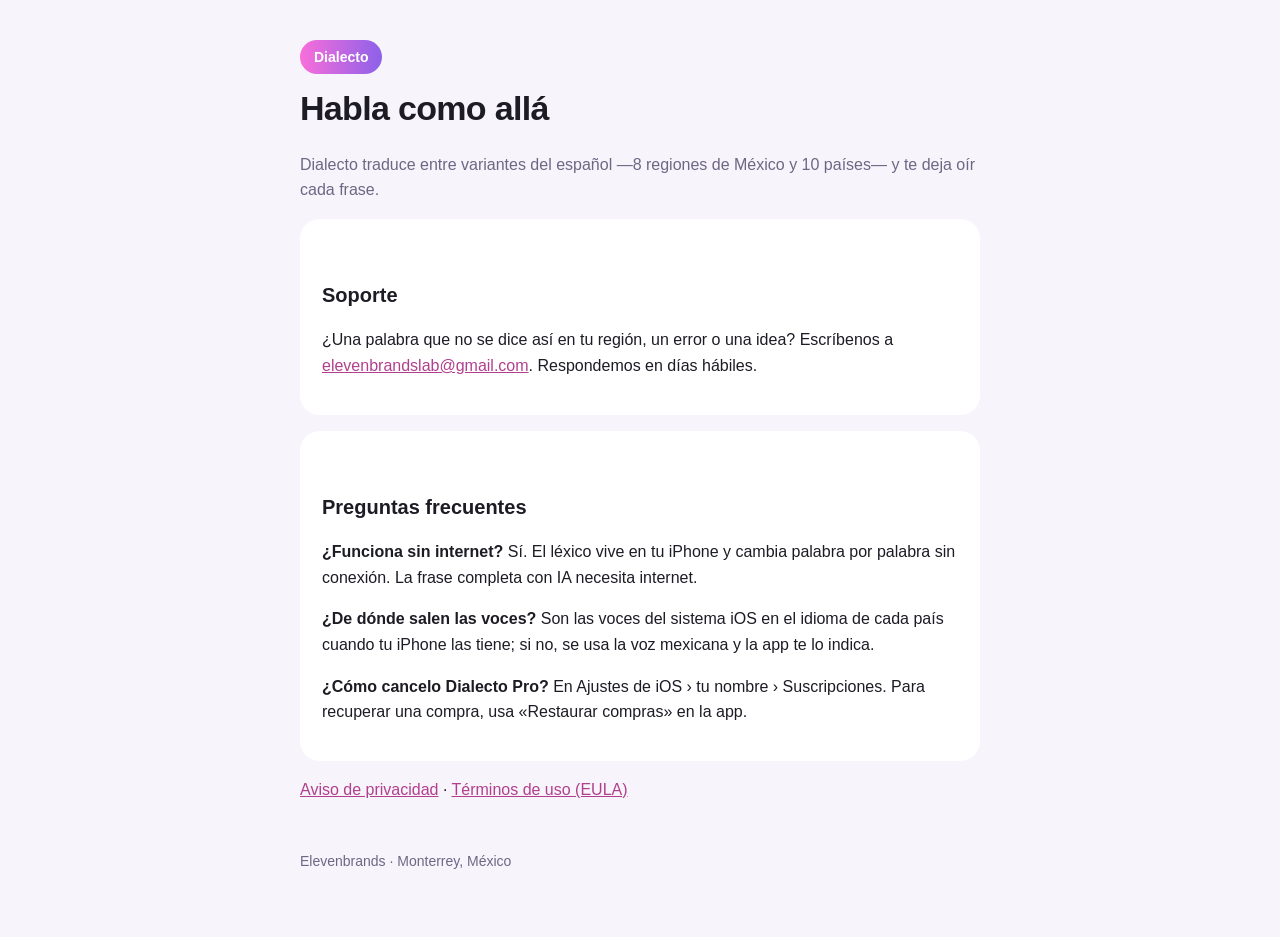
<file: index.html>
<!doctype html><html lang="es"><head><meta charset="utf-8"><meta name="viewport" content="width=device-width,initial-scale=1">
<title>Dialecto · Soporte</title><link rel="stylesheet" href="estilo.css"></head><body><main>
<span class="pill">Dialecto</span><h1>Habla como allá</h1>
<p class="muted">Dialecto traduce entre variantes del español —8 regiones de México y 10 países— y te deja oír cada frase.</p>
<div class="card"><h2>Soporte</h2><p>¿Una palabra que no se dice así en tu región, un error o una idea? Escríbenos a
<a href="mailto:elevenbrandslab@gmail.com">elevenbrandslab@gmail.com</a>. Respondemos en días hábiles.</p></div>
<div class="card"><h2>Preguntas frecuentes</h2>
<p><strong>¿Funciona sin internet?</strong> Sí. El léxico vive en tu iPhone y cambia palabra por palabra sin conexión. La frase completa con IA necesita internet.</p>
<p><strong>¿De dónde salen las voces?</strong> Son las voces del sistema iOS en el idioma de cada país cuando tu iPhone las tiene; si no, se usa la voz mexicana y la app te lo indica.</p>
<p><strong>¿Cómo cancelo Dialecto Pro?</strong> En Ajustes de iOS › tu nombre › Suscripciones. Para recuperar una compra, usa «Restaurar compras» en la app.</p></div>
<p><a href="privacidad.html">Aviso de privacidad</a> · <a href="https://www.apple.com/legal/internet-services/itunes/dev/stdeula/">Términos de uso (EULA)</a></p>
<footer>Elevenbrands · Monterrey, México</footer></main></body></html>
</file>
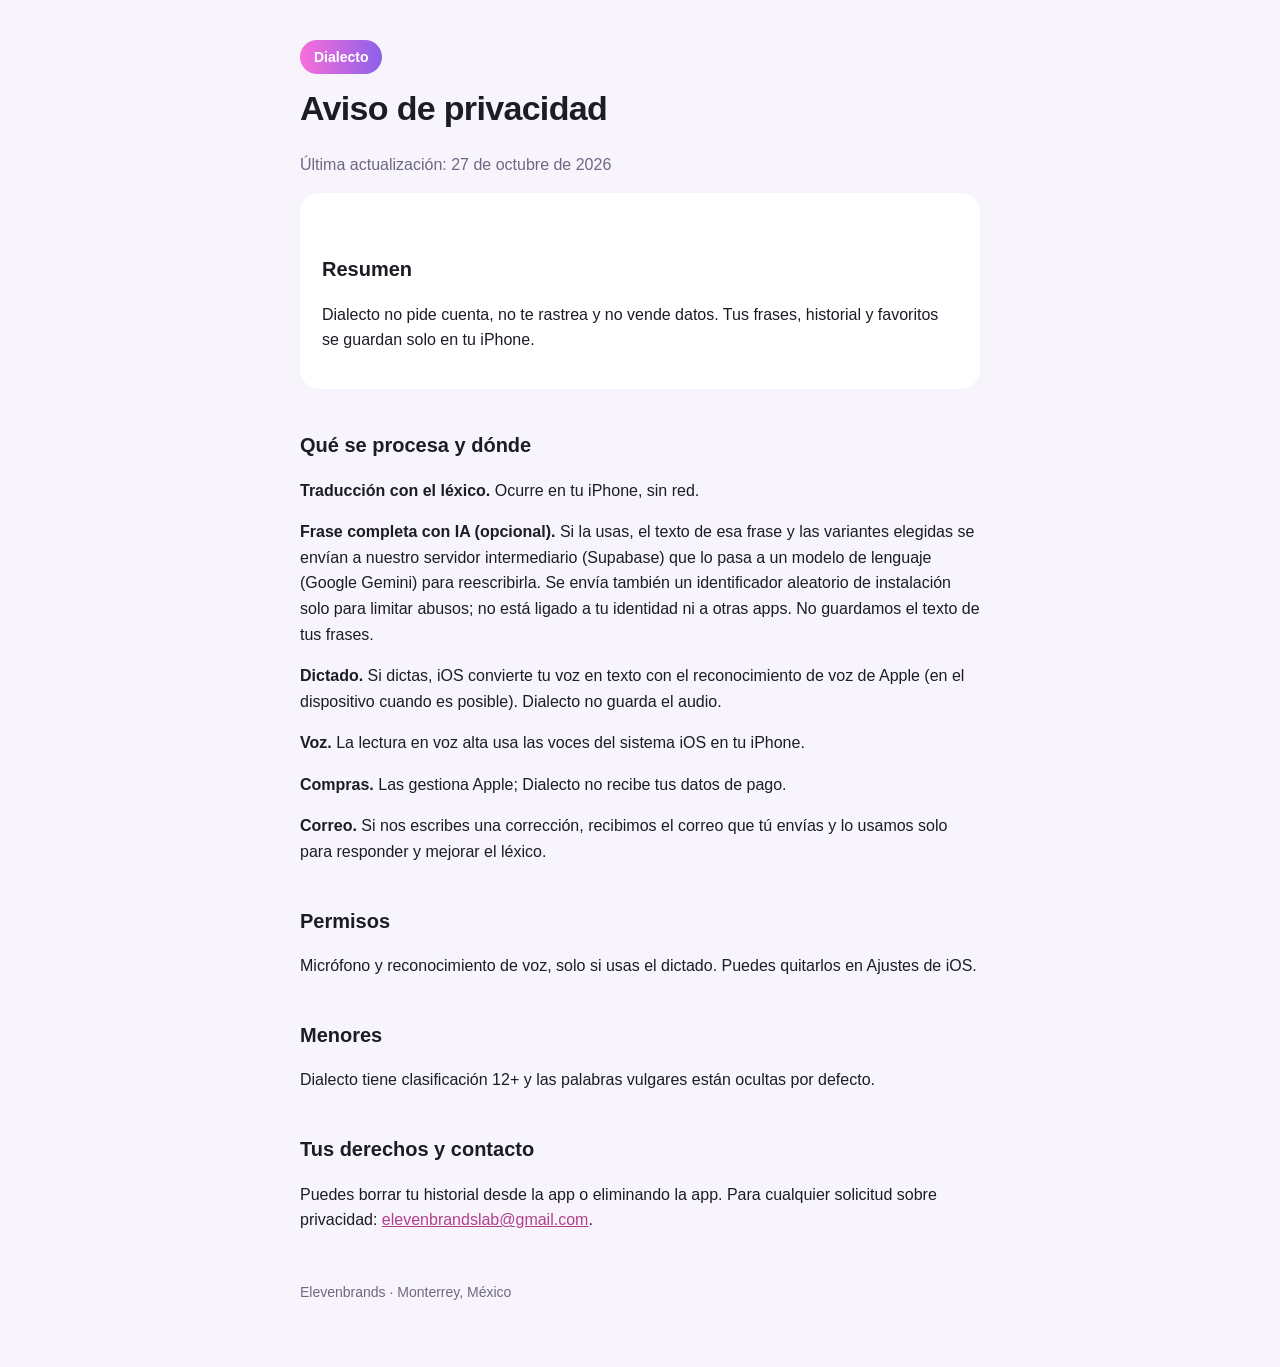
<file: privacidad.html>
<!doctype html><html lang="es"><head><meta charset="utf-8"><meta name="viewport" content="width=device-width,initial-scale=1">
<title>Dialecto · Privacidad</title><link rel="stylesheet" href="estilo.css"></head><body><main>
<span class="pill">Dialecto</span><h1>Aviso de privacidad</h1><p class="muted">Última actualización: 27 de octubre de 2026</p>
<div class="card"><h2>Resumen</h2><p>Dialecto no pide cuenta, no te rastrea y no vende datos. Tus frases, historial y favoritos se guardan solo en tu iPhone.</p></div>
<h2>Qué se procesa y dónde</h2>
<p><strong>Traducción con el léxico.</strong> Ocurre en tu iPhone, sin red.</p>
<p><strong>Frase completa con IA (opcional).</strong> Si la usas, el texto de esa frase y las variantes elegidas se envían a nuestro servidor intermediario (Supabase) que lo pasa a un modelo de lenguaje (Google Gemini) para reescribirla. Se envía también un identificador aleatorio de instalación solo para limitar abusos; no está ligado a tu identidad ni a otras apps. No guardamos el texto de tus frases.</p>
<p><strong>Dictado.</strong> Si dictas, iOS convierte tu voz en texto con el reconocimiento de voz de Apple (en el dispositivo cuando es posible). Dialecto no guarda el audio.</p>
<p><strong>Voz.</strong> La lectura en voz alta usa las voces del sistema iOS en tu iPhone.</p>
<p><strong>Compras.</strong> Las gestiona Apple; Dialecto no recibe tus datos de pago.</p>
<p><strong>Correo.</strong> Si nos escribes una corrección, recibimos el correo que tú envías y lo usamos solo para responder y mejorar el léxico.</p>
<h2>Permisos</h2><p>Micrófono y reconocimiento de voz, solo si usas el dictado. Puedes quitarlos en Ajustes de iOS.</p>
<h2>Menores</h2><p>Dialecto tiene clasificación 12+ y las palabras vulgares están ocultas por defecto.</p>
<h2>Tus derechos y contacto</h2><p>Puedes borrar tu historial desde la app o eliminando la app. Para cualquier solicitud sobre privacidad: <a href="mailto:elevenbrandslab@gmail.com">elevenbrandslab@gmail.com</a>.</p>
<footer>Elevenbrands · Monterrey, México</footer></main></body></html>
</file>
<file: estilo.css>
:root{--bg:#F7F4FB;--card:#fff;--text:#1D1B24;--muted:#6E6784;--accent:#B23F8C}
@media (prefers-color-scheme:dark){:root{--bg:#1D1B24;--card:#2D293E;--text:#fff;--muted:#ABA4C2;--accent:#F08AD0}}
*{box-sizing:border-box}body{margin:0;background:var(--bg);color:var(--text);font:16px/1.6 -apple-system,BlinkMacSystemFont,"Inter",sans-serif}
main{max-width:720px;margin:0 auto;padding:40px 20px 64px}h1{font-size:34px;letter-spacing:-.02em;margin:.2em 0}
h2{font-size:20px;margin-top:2em}a{color:var(--accent)}.card{background:var(--card);border-radius:20px;padding:20px 22px;margin:16px 0}
.pill{display:inline-block;background:linear-gradient(90deg,#F96EDA,#8C61E9);color:#fff;border-radius:999px;padding:6px 14px;font-weight:600;font-size:14px}
.muted{color:var(--muted)}footer{margin-top:48px;font-size:14px;color:var(--muted)}
</file>
